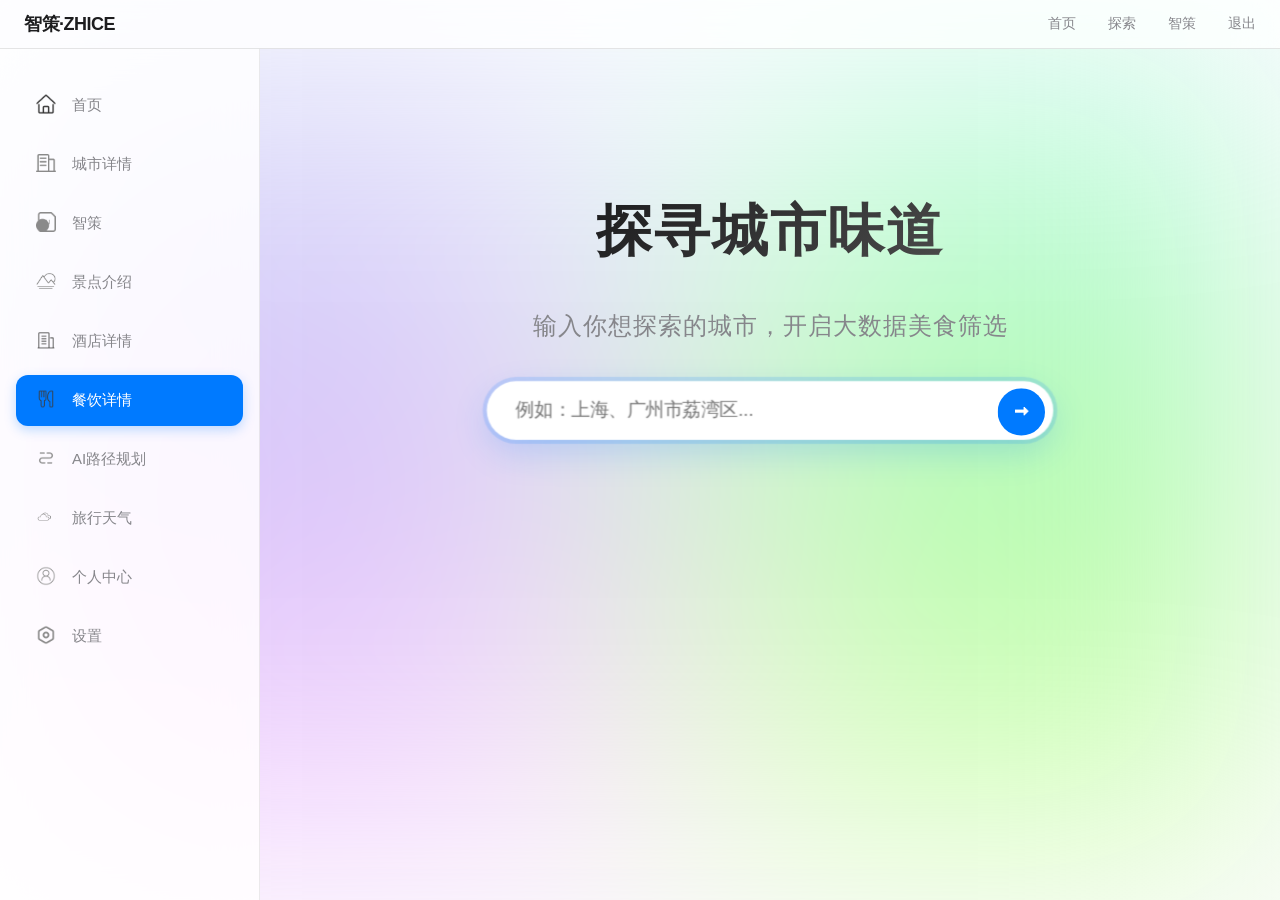
<file: templates/food_search.html>
<!DOCTYPE html>
<html lang="zh-CN">
<head>
    <meta charset="UTF-8">
    <title>智策系统-餐厅搜索页</title>
    <style>
        :root {
            --apple-blue: #007AFF;
            --apple-bg: #fbfbfd;
            --apple-gray: #86868b;
            --apple-dark: #1d1d1f;
        }
        body, html { margin: 0; padding: 0; width: 100vw; height: 100vh; overflow: hidden; background: var(--apple-bg); font-family: -apple-system, BlinkMacSystemFont, sans-serif; }

        /* 🌌 顶栏公用样式 */
        .nav-bar {
            position: fixed; top: 0; left: 0; right: 0; height: 48px;
            background: rgba(255,255,255,0.8);
            backdrop-filter: saturate(180%) blur(20px); -webkit-backdrop-filter: saturate(180%) blur(20px);
            border-bottom: 1px solid rgba(0,0,0,0.1); display: flex; align-items: center; justify-content: space-between;
            padding: 0 24px; z-index: 1000;
        }
        .nav-logo { font-size: 18px; font-weight: 600; color: var(--apple-dark); letter-spacing: -0.5px; }
        .nav-links { display: flex; gap: 32px; align-items: center; }
        .nav-link { font-size: 14px; color: var(--apple-gray); text-decoration: none; transition: all 0.3s; position: relative; padding: 4px 0; }
        .nav-link:hover { color: var(--apple-dark); }
        .nav-link.active { color: var(--apple-blue); }

        /* 🧭 侧边栏公用样式 */
        .sticky-sidebar {
            position: fixed; top: 48px; left: 0; width: 260px; height: calc(100vh - 48px);
            background: rgba(255,255,255,0.85); backdrop-filter: saturate(180%) blur(20px); -webkit-backdrop-filter: saturate(180%) blur(20px);
            border-right: 1px solid rgba(0,0,0,0.08); z-index: 999; overflow-y: auto; padding: 32px 0; box-sizing: border-box;
        }
        .sidebar-menu { display: flex; flex-direction: column; gap: 8px; padding: 0 16px; }
        .sidebar-link { text-decoration: none; color: inherit; display: block; }
        .sidebar-item { display: flex; align-items: center; gap: 16px; padding: 14px 20px; border-radius: 12px; font-size: 15px; font-weight: 500; color: var(--apple-gray); cursor: pointer; transition: all 0.3s; }
        .sidebar-item:hover { background: rgba(0,122,255,0.1); color: var(--apple-blue); transform: translateX(4px); }
        .sidebar-item.active { background: var(--apple-blue); color: white; box-shadow: 0 4px 12px rgba(0,122,255,0.25); }
        .sidebar-img { width: 20px; height: 20px; object-fit: contain; }
        .sidebar-text { flex: 1; }

        /* 🌌 极光流动背景层 */
        .floating-bubbles {
            position: fixed;
            top: 0; left: 0;
            width: 100vw; height: 100vh;
            z-index: 1;
            filter: blur(120px);
            overflow: hidden;
            background: #fff;
        }

        .bubble {
            position: absolute;
            border-radius: 50%;
            opacity: 0.6;
            mix-blend-mode: multiply;
            will-change: transform;
        }

        .bubble:nth-child(1) {
            width: 80vw; height: 80vw; top: -20%; left: -20%;
            background: radial-gradient(circle, rgb(176, 197, 243) 0%, transparent 75%);
            animation: cornerFlowTL 25s infinite alternate ease-in-out;
        }
        .bubble:nth-child(2) {
            width: 75vw; height: 75vw; top: -20%; right: -20%;
            background: radial-gradient(circle, rgb(145, 246, 227) 0%, transparent 75%);
            animation: cornerFlowTR 22s infinite alternate ease-in-out;
        }
        .bubble:nth-child(3) {
            width: 85vw; height: 85vw; bottom: -25%; left: -20%;
            background: radial-gradient(circle, rgb(247, 176, 255) 0%, transparent 75%);
            animation: cornerFlowBL 28s infinite alternate ease-in-out;
        }
        .bubble:nth-child(4) {
            width: 80vw; height: 80vw; bottom: -20%; right: -20%;
            background: radial-gradient(circle, rgba(169, 255, 98, 0.96) 0%, transparent 75%);
            animation: cornerFlowBR 30s infinite alternate ease-in-out;
        }

        @keyframes cornerFlowTL { 0% { transform: translate(0, 0) scale(1); } 100% { transform: translate(35vw, 30vh) scale(1.2); } }
        @keyframes cornerFlowTR { 0% { transform: translate(0, 0) scale(1); } 100% { transform: translate(-30vw, 35vh) scale(1.1); } }
        @keyframes cornerFlowBL { 0% { transform: translate(0, 0) scale(1); } 100% { transform: translate(40vw, -25vh) scale(1.3); } }
        @keyframes cornerFlowBR { 0% { transform: translate(0, 0) scale(1); } 100% { transform: translate(-35vw, -35vh) scale(1.2); } }

        /* ✨ 主内容层：包含滑入动画 */
        .main-content {
            position: relative;
            z-index: 100;
            height: calc(100vh - 48px);
            margin-top: 48px;
            margin-left: 260px;
            width: calc(100vw - 260px);
            display: flex;
            flex-direction: column;
            justify-content: flex-start;
            padding-top: 12vh;
            align-items: center;
            box-sizing: border-box;

            /* 🚀 刚打开页面时的缓动滑入效果 */
            animation: slideUpFade 5s cubic-bezier(0.16, 1, 0.3, 1) forwards;
        }

        @keyframes slideUpFade {
            0% { opacity: 0; transform: translateY(100px); }
            100% { opacity: 1; transform: translateY(0); }
        }

        /* ✍️ 主标题：高级名家宋体 */
        .hero-title {
            font-family: "PingFang Serif", "Noto Serif CJK SC", "Source Han Serif SC", "Songti SC", "衬线宋体", serif;
            font-size: 56px;
            font-weight: 600;
            margin-bottom: 16px;
            letter-spacing: 2px;
            background: linear-gradient(135deg, #1d1d1f 0%, #4a4a4a 100%);
            -webkit-background-clip: text;
            -webkit-text-fill-color: transparent;
        }

        /* ✍️ 副标题：改回宋体、纯正Apple灰、字号加大 */
        .hero-subtitle {
            font-family: "PingFang Serif", "Noto Serif CJK SC", "Source Han Serif SC", "Songti SC", "衬线宋体", serif;
            font-size: 24px;
            color: var(--apple-gray);
            margin-bottom: 44px;
            letter-spacing: 1px;
            font-weight: 400;
        }

        /* 🔍 搜索框外层容器（Index风格：无缝融入与精致悬浮） */
        .search-container {
            position: relative;
            width: 550px;
            transition: transform 0.4s cubic-bezier(0.16, 1, 0.3, 1);
        }

        /* 融合Index主页的无边框霜华毛玻璃质感 */
        .search-box {
            width: 100%;
            padding: 18px 28px;
            font-size: 18px;
            border-radius: 30px;
            border: none; /* 彻底移除多余边框 */
            background: rgba(255, 255, 255, 0.7);
            backdrop-filter: blur(20px); -webkit-backdrop-filter: blur(20px);

            /* 注入更具层次感的Index级细腻双层阴影 */
            box-shadow: 0 4px 6px rgba(0, 0, 0, 0.02), 0 10px 30px rgba(0, 0, 0, 0.06);
            outline: none;
            box-sizing: border-box;
            transition: all 0.4s cubic-bezier(0.16, 1, 0.3, 1);
        }

        /* 🖱️ 鼠标悬停动效：Index高级上浮感与柔和阴影漫射 */
        .search-container:hover {
            transform: translateY(-5px);
        }
        .search-container:hover .search-box {
            background: rgba(255, 255, 255, 0.85);
            /* 悬浮时阴影扩散加深，形成完美的空间分层 */
            box-shadow: 0 20px 40px rgba(0, 0, 0, 0.08), 0 2px 8px rgba(0, 0, 0, 0.02);
        }

        /* 1. 找到现有的 .search-box:focus 并替换为以下内容 */
        .search-box:focus {
            background: #ffffff !important;
            /* 重点：加入明显的蓝色光源（利用双层 box-shadow 实现外发光） */
            box-shadow: 0 0 0 4px rgba(0, 122, 255, 0.15), 0 12px 35px rgba(0, 122, 255, 0.2) !important;
        }
        .search-container:focus-within {
            transform: scale(1.03) translateY(-4px);
        }

        .search-btn { position: absolute; right: 8px; top: 7px; width: 46px; height: 46px; border-radius: 50%; background: var(--apple-blue); color: white; border: none; cursor: pointer; font-weight: bold; transition: transform 0.2s, background-color 0.2s; }
        .search-btn:hover { transform: scale(1.05); background-color: #0062cc; }
        .search-btn:active { transform: scale(0.95); }
    </style>
</head>
<body>

    <nav class="nav-bar">
        <div class="nav-logo">智策·ZHICE</div>
        <div class="nav-links">
            <a href="/" class="nav-link">首页</a>
            <a href="/attraction_center" class="nav-link">探索</a>
            <a href="/ai_guide" class="nav-link">智策</a>
            <a href="/logout" class="nav-link">退出</a>
        </div>
    </nav>

    <div class="sticky-sidebar">
        <div class="sidebar-menu">
            <a href="/" class="sidebar-link">
                <div class="sidebar-item">
                    <span class="sidebar-icon"><img src="/static/images/home.png" class="sidebar-img"></span>
                    <span class="sidebar-text">首页</span>
                </div>
            </a>
            <a href="/city_detail" class="sidebar-link">
                <div class="sidebar-item">
                    <span class="sidebar-icon"><img src="/static/images/city.png" class="sidebar-img"></span>
                    <span class="sidebar-text">城市详情</span>
                </div>
            </a>
            <a href="/ai_guide" class="sidebar-link">
                <div class="sidebar-item">
                    <span class="sidebar-icon"><img src="/static/images/ai_guide.png" class="sidebar-img"></span>
                    <span class="sidebar-text">智策</span>
                </div>
            </a>
            <a href="/attraction_center" class="sidebar-link">
                <div class="sidebar-item">
                    <span class="sidebar-icon"><img src="/static/images/scenic.png" class="sidebar-img"></span>
                    <span class="sidebar-text">景点介绍</span>
                </div>
            </a>
            <a href="#" class="sidebar-link">
                <div class="sidebar-item">
                    <span class="sidebar-icon"><img src="/static/images/hotel.png" class="sidebar-img"></span>
                    <span class="sidebar-text">酒店详情</span>
                </div>
            </a>
            <a href="/food/search" class="sidebar-link">
                <div class="sidebar-item active">
                    <span class="sidebar-icon"><img src="/static/images/food.png" class="sidebar-img"></span>
                    <span class="sidebar-text">餐饮详情</span>
                </div>
            </a>
            <a href="#" class="sidebar-link">
                <div class="sidebar-item">
                    <span class="sidebar-icon"><img src="/static/images/route.png" class="sidebar-img"></span>
                    <span class="sidebar-text">AI路径规划</span>
                </div>
            </a>
            <a href="#" class="sidebar-link">
                <div class="sidebar-item">
                    <span class="sidebar-icon"><img src="/static/images/weather.png" class="sidebar-img"></span>
                    <span class="sidebar-text">旅行天气</span>
                </div>
            </a>
            <a href="#" class="sidebar-link">
                <div class="sidebar-item">
                    <span class="sidebar-icon"><img src="/static/images/profile.png" class="sidebar-img"></span>
                    <span class="sidebar-text">个人中心</span>
                </div>
            </a>
            <a href="#" class="sidebar-link">
                <div class="sidebar-item">
                    <span class="sidebar-icon"><img src="/static/images/settings.png" class="sidebar-img"></span>
                    <span class="sidebar-text">设置</span>
                </div>
            </a>
        </div>
    </div>

    <div class="floating-bubbles">
        <div class="bubble"></div>
        <div class="bubble"></div>
        <div class="bubble"></div>
        <div class="bubble"></div>
    </div>

    <div class="main-content">
        <h1 class="hero-title">探寻城市味道</h1>
        <p class="hero-subtitle">输入你想探索的城市，开启大数据美食筛选</p>
        <div class="search-container">
            <input type="text" id="cityInput" class="search-box" placeholder="例如：上海、广州市荔湾区..." autofocus>
            <button onclick="handleGo()" class="search-btn">➡</button>
        </div>
    </div>

    <script>
        function handleGo() {
            const city = document.getElementById('cityInput').value.trim();
            if (city) {
                window.location.href = `/food/standby?city=${encodeURIComponent(city)}`;
            }
        }
        document.getElementById('cityInput').addEventListener('keypress', function (e) {
            if (e.key === 'Enter') handleGo();
        });
    </script>
</body>
</html>
</file>
